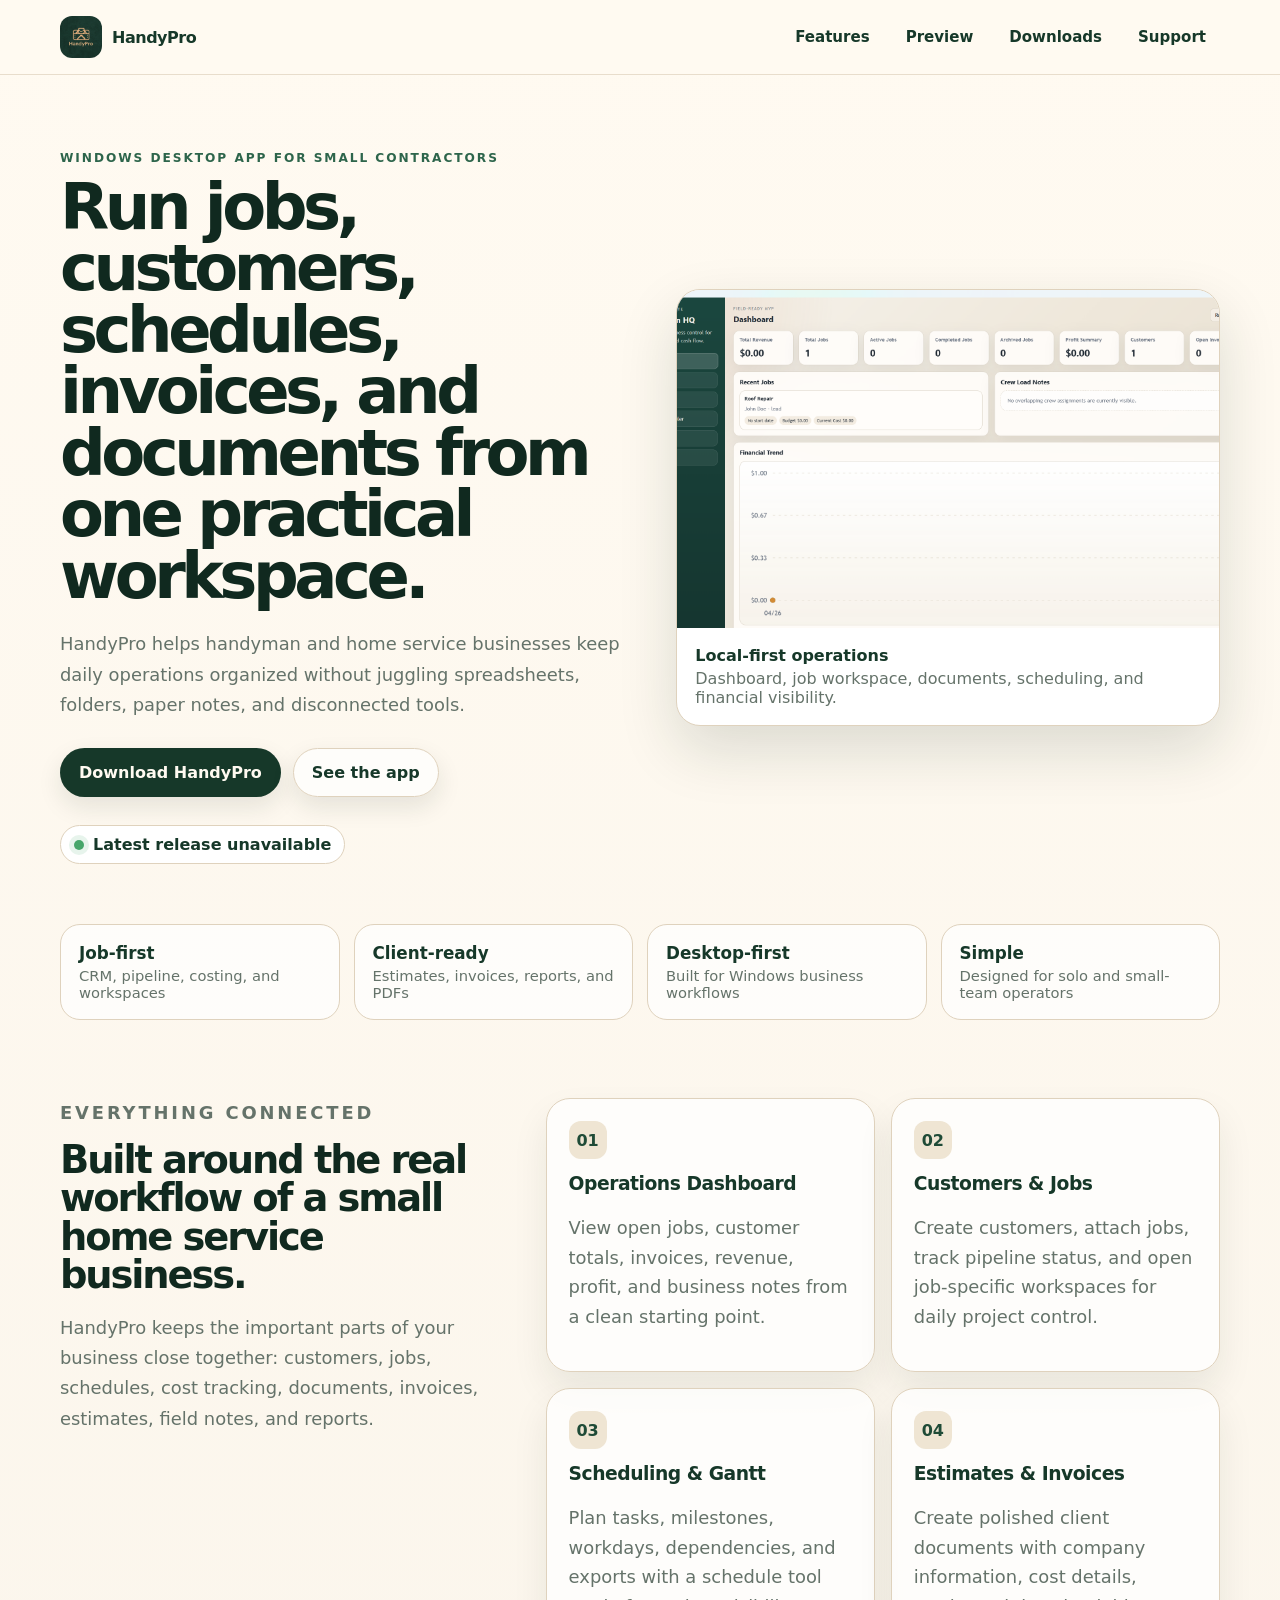
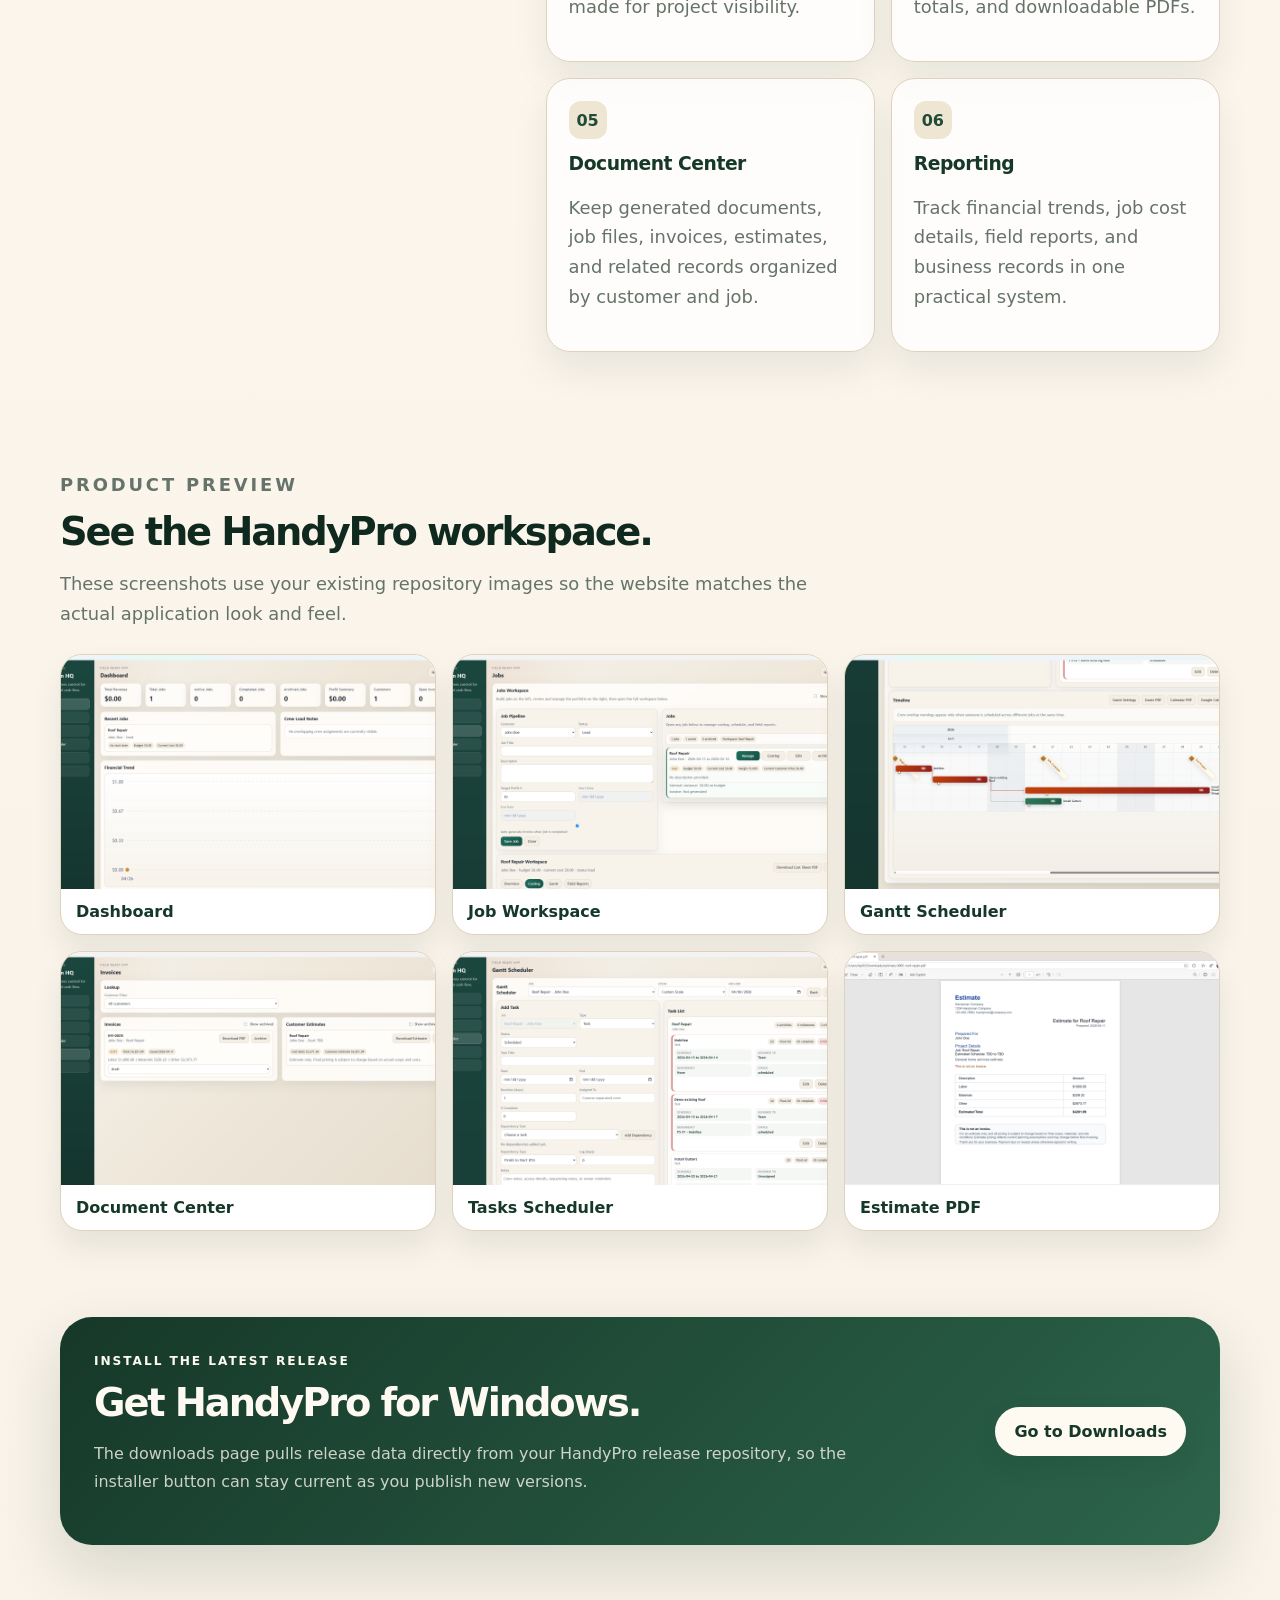
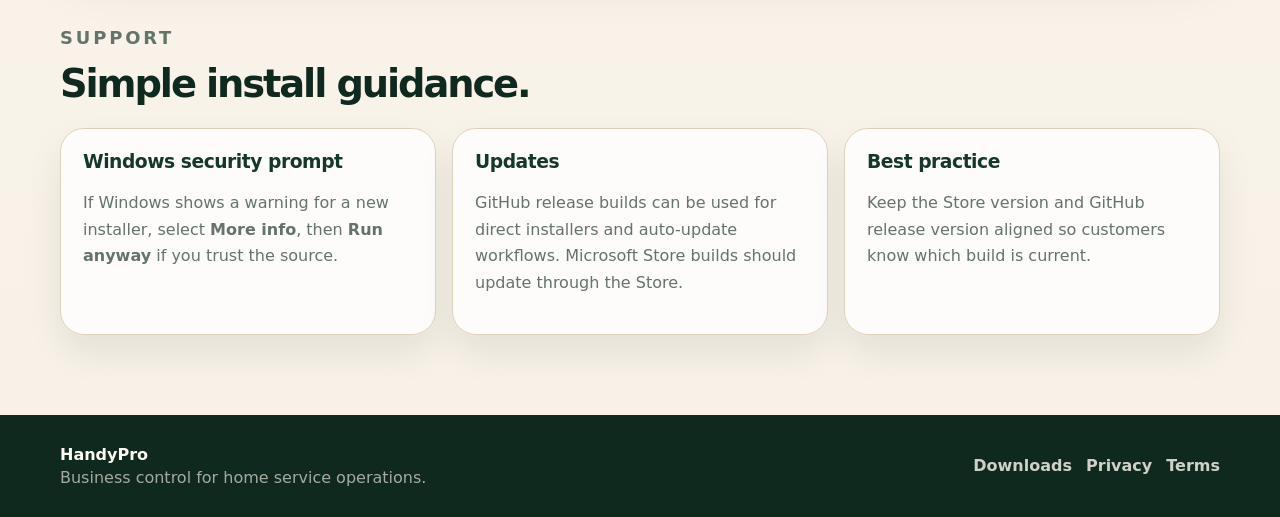
<file: index.html>
<!doctype html>
<html lang="en">
<head>
  <meta charset="utf-8" />
  <meta name="viewport" content="width=device-width, initial-scale=1" />
  <title>HandyPro | Business Operations for Home Service Contractors</title>
  <meta name="description" content="HandyPro is a Windows desktop operations platform for handyman and home service businesses. Manage customers, jobs, schedules, estimates, invoices, documents, and reporting from one clean workspace." />
  <link rel="preconnect" href="https://api.github.com" />
  <link rel="stylesheet" href="css/styles.css" />
</head>
<body>
  <header class="site-header">
    <a class="brand" href="index.html" aria-label="HandyPro home">
      <img src="HandyPro%20Logo.png" alt="HandyPro logo" />
      <span>HandyPro</span>
    </a>
    <button class="nav-toggle" aria-label="Open navigation" data-nav-toggle>☰</button>
    <nav class="site-nav" data-nav>
      <a href="#features">Features</a>
      <a href="#screenshots">Preview</a>
      <a href="downloads.html">Downloads</a>
      <a href="#support">Support</a>
    </nav>
  </header>

  <main>
    <section class="hero section-shell">
      <div class="hero-copy">
        <p class="eyebrow">Windows desktop app for small contractors</p>
        <h1>Run jobs, customers, schedules, invoices, and documents from one practical workspace.</h1>
        <p class="hero-text">HandyPro helps handyman and home service businesses keep daily operations organized without juggling spreadsheets, folders, paper notes, and disconnected tools.</p>
        <div class="hero-actions">
          <a class="btn btn-primary" href="downloads.html">Download HandyPro</a>
          <a class="btn btn-secondary" href="#screenshots">See the app</a>
        </div>
        <div class="release-pill" data-stable-release>
          <span class="dot"></span>
          <span>Checking latest release…</span>
        </div>
      </div>
      <div class="hero-card">
        <img src="Dashboard.png" alt="HandyPro dashboard screenshot" />
        <div class="hero-card-footer">
          <strong>Local-first operations</strong>
          <span>Dashboard, job workspace, documents, scheduling, and financial visibility.</span>
        </div>
      </div>
    </section>

    <section class="trust-strip section-shell" aria-label="HandyPro highlights">
      <div><strong>Job-first</strong><span>CRM, pipeline, costing, and workspaces</span></div>
      <div><strong>Client-ready</strong><span>Estimates, invoices, reports, and PDFs</span></div>
      <div><strong>Desktop-first</strong><span>Built for Windows business workflows</span></div>
      <div><strong>Simple</strong><span>Designed for solo and small-team operators</span></div>
    </section>

    <section class="section-shell split-section" id="features">
      <div>
        <p class="eyebrow">Everything connected</p>
        <h2>Built around the real workflow of a small home service business.</h2>
        <p>HandyPro keeps the important parts of your business close together: customers, jobs, schedules, cost tracking, documents, invoices, estimates, field notes, and reports.</p>
      </div>
      <div class="feature-grid">
        <article class="feature-card"><span>01</span><h3>Operations Dashboard</h3><p>View open jobs, customer totals, invoices, revenue, profit, and business notes from a clean starting point.</p></article>
        <article class="feature-card"><span>02</span><h3>Customers & Jobs</h3><p>Create customers, attach jobs, track pipeline status, and open job-specific workspaces for daily project control.</p></article>
        <article class="feature-card"><span>03</span><h3>Scheduling & Gantt</h3><p>Plan tasks, milestones, workdays, dependencies, and exports with a schedule tool made for project visibility.</p></article>
        <article class="feature-card"><span>04</span><h3>Estimates & Invoices</h3><p>Create polished client documents with company information, cost details, totals, and downloadable PDFs.</p></article>
        <article class="feature-card"><span>05</span><h3>Document Center</h3><p>Keep generated documents, job files, invoices, estimates, and related records organized by customer and job.</p></article>
        <article class="feature-card"><span>06</span><h3>Reporting</h3><p>Track financial trends, job cost details, field reports, and business records in one practical system.</p></article>
      </div>
    </section>

    <section class="section-shell screenshots" id="screenshots">
      <div class="section-heading">
        <p class="eyebrow">Product preview</p>
        <h2>See the HandyPro workspace.</h2>
        <p>These screenshots use your existing repository images so the website matches the actual application look and feel.</p>
      </div>
      <div class="screenshot-grid">
        <figure><img src="Dashboard.png" alt="Dashboard screenshot"><figcaption>Dashboard</figcaption></figure>
        <figure><img src="Job%20Workspace.png" alt="Job workspace screenshot"><figcaption>Job Workspace</figcaption></figure>
        <figure><img src="Gantt%20Chart.png" alt="Gantt chart screenshot"><figcaption>Gantt Scheduler</figcaption></figure>
        <figure><img src="Document%20Center.png" alt="Document center screenshot"><figcaption>Document Center</figcaption></figure>
        <figure><img src="Tasks%20Schedular.png" alt="Tasks scheduler screenshot"><figcaption>Tasks Scheduler</figcaption></figure>
        <figure><img src="Example%20Estimate%20PDF.png" alt="Estimate PDF screenshot"><figcaption>Estimate PDF</figcaption></figure>
      </div>
    </section>

    <section class="section-shell download-cta">
      <div>
        <p class="eyebrow">Install the latest release</p>
        <h2>Get HandyPro for Windows.</h2>
        <p>The downloads page pulls release data directly from your HandyPro release repository, so the installer button can stay current as you publish new versions.</p>
      </div>
      <a class="btn btn-primary" href="downloads.html">Go to Downloads</a>
    </section>

    <section class="section-shell support" id="support">
      <div class="section-heading">
        <p class="eyebrow">Support</p>
        <h2>Simple install guidance.</h2>
      </div>
      <div class="support-grid">
        <article><h3>Windows security prompt</h3><p>If Windows shows a warning for a new installer, select <strong>More info</strong>, then <strong>Run anyway</strong> if you trust the source.</p></article>
        <article><h3>Updates</h3><p>GitHub release builds can be used for direct installers and auto-update workflows. Microsoft Store builds should update through the Store.</p></article>
        <article><h3>Best practice</h3><p>Keep the Store version and GitHub release version aligned so customers know which build is current.</p></article>
      </div>
    </section>
  </main>

  <footer class="site-footer">
    <div><strong>HandyPro</strong><span>Business control for home service operations.</span></div>
    <nav><a href="downloads.html">Downloads</a><a href="privacy.html">Privacy</a><a href="terms.html">Terms</a></nav>
  </footer>
  <script src="js/site.js"></script>
</body>
</html>
</file>
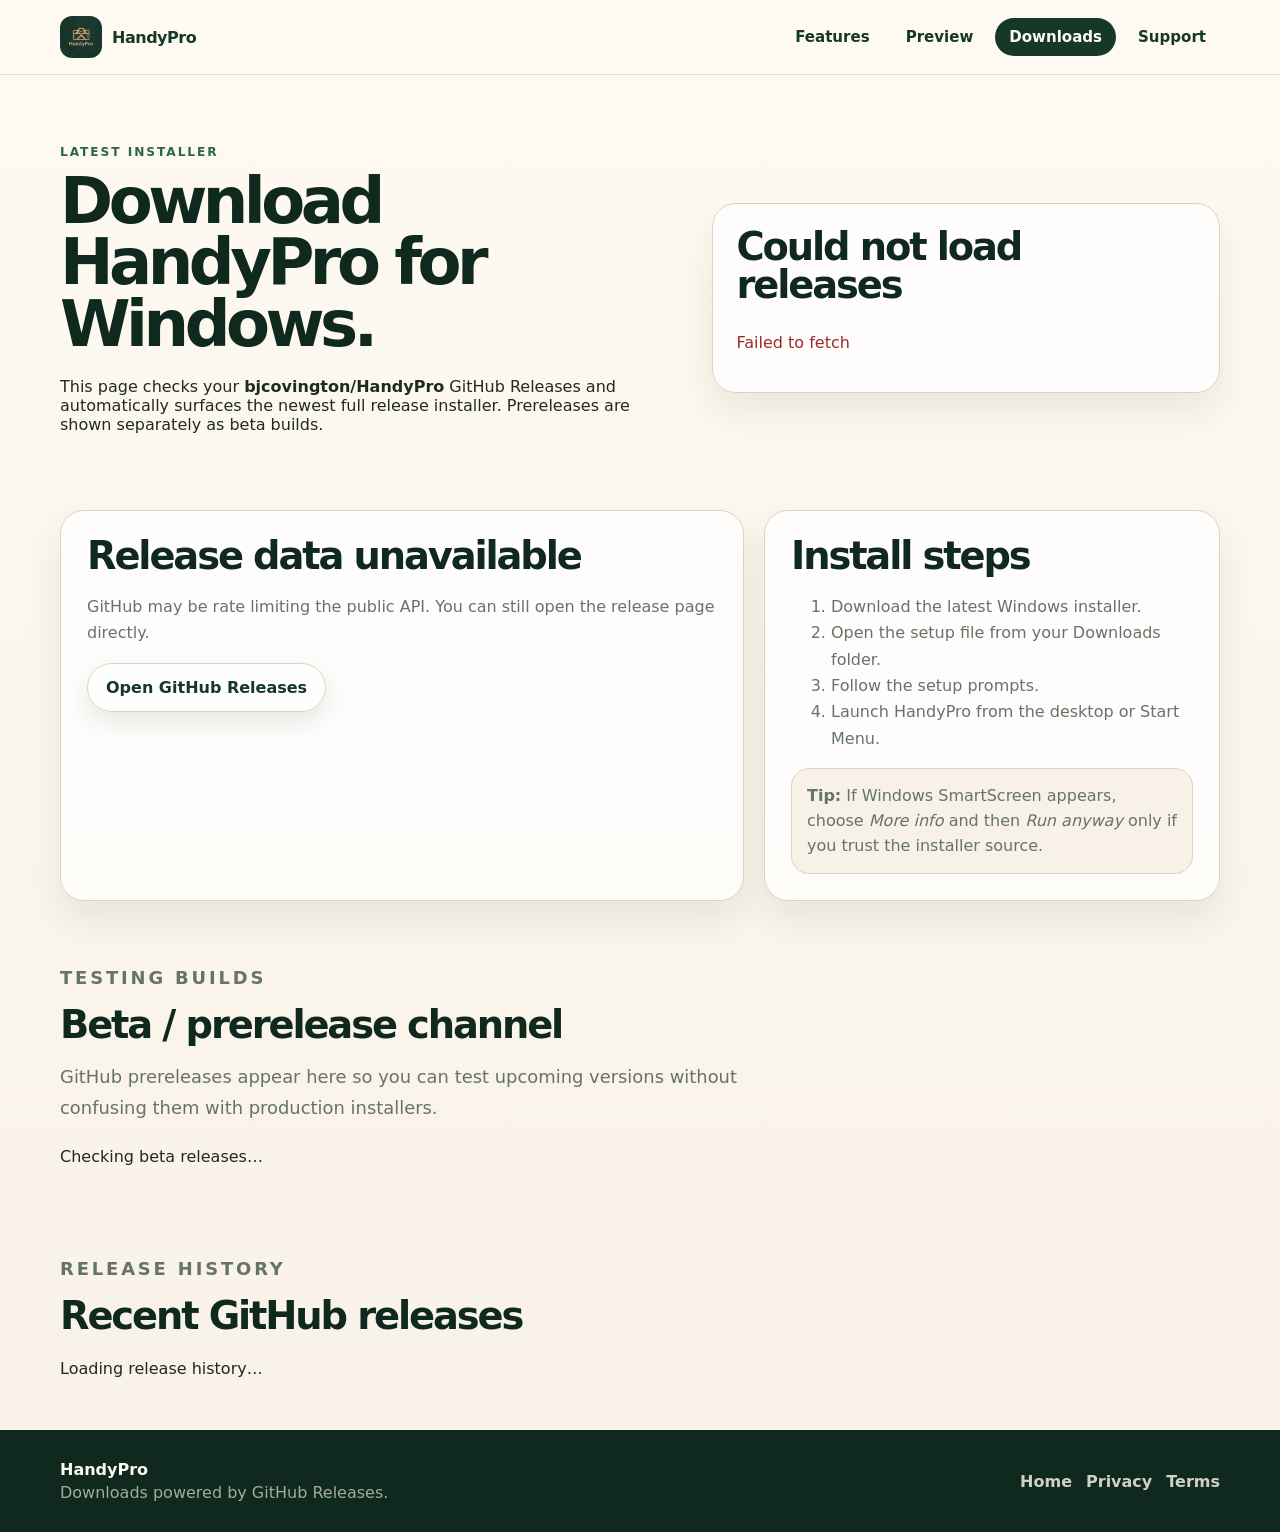
<file: downloads.html>
<!doctype html>
<html lang="en">
<head>
  <meta charset="utf-8" />
  <meta name="viewport" content="width=device-width, initial-scale=1" />
  <title>Download HandyPro | Latest Windows Installer</title>
  <meta name="description" content="Download the latest HandyPro Windows installer from GitHub Releases." />
  <link rel="stylesheet" href="css/styles.css" />
</head>
<body>
  <header class="site-header">
    <a class="brand" href="index.html"><img src="HandyPro%20Logo.png" alt="HandyPro logo" /><span>HandyPro</span></a>
    <button class="nav-toggle" aria-label="Open navigation" data-nav-toggle>☰</button>
    <nav class="site-nav" data-nav>
      <a href="index.html#features">Features</a>
      <a href="index.html#screenshots">Preview</a>
      <a class="active" href="downloads.html">Downloads</a>
      <a href="index.html#support">Support</a>
    </nav>
  </header>

  <main>
    <section class="downloads-hero section-shell">
      <div>
        <p class="eyebrow">Latest installer</p>
        <h1>Download HandyPro for Windows.</h1>
        <p>This page checks your <strong>bjcovington/HandyPro</strong> GitHub Releases and automatically surfaces the newest full release installer. Prereleases are shown separately as beta builds.</p>
      </div>
      <div class="release-status-card" data-download-card>
        <span class="loader"></span>
        <p>Checking GitHub releases…</p>
      </div>
    </section>

    <section class="section-shell release-layout">
      <div class="main-release-panel" data-stable-panel>
        <h2>Production release</h2>
        <p>Loading latest stable release…</p>
      </div>
      <aside class="install-panel">
        <h2>Install steps</h2>
        <ol>
          <li>Download the latest Windows installer.</li>
          <li>Open the setup file from your Downloads folder.</li>
          <li>Follow the setup prompts.</li>
          <li>Launch HandyPro from the desktop or Start Menu.</li>
        </ol>
        <div class="note-box"><strong>Tip:</strong> If Windows SmartScreen appears, choose <em>More info</em> and then <em>Run anyway</em> only if you trust the installer source.</div>
      </aside>
    </section>

    <section class="section-shell beta-panel" data-beta-panel>
      <div class="section-heading">
        <p class="eyebrow">Testing builds</p>
        <h2>Beta / prerelease channel</h2>
        <p>GitHub prereleases appear here so you can test upcoming versions without confusing them with production installers.</p>
      </div>
      <div data-beta-content class="release-list compact"><p>Checking beta releases…</p></div>
    </section>

    <section class="section-shell release-history">
      <div class="section-heading">
        <p class="eyebrow">Release history</p>
        <h2>Recent GitHub releases</h2>
      </div>
      <div data-release-history class="release-list"><p>Loading release history…</p></div>
    </section>
  </main>

  <footer class="site-footer">
    <div><strong>HandyPro</strong><span>Downloads powered by GitHub Releases.</span></div>
    <nav><a href="index.html">Home</a><a href="privacy.html">Privacy</a><a href="terms.html">Terms</a></nav>
  </footer>
  <script src="js/site.js"></script>
</body>
</html>
</file>
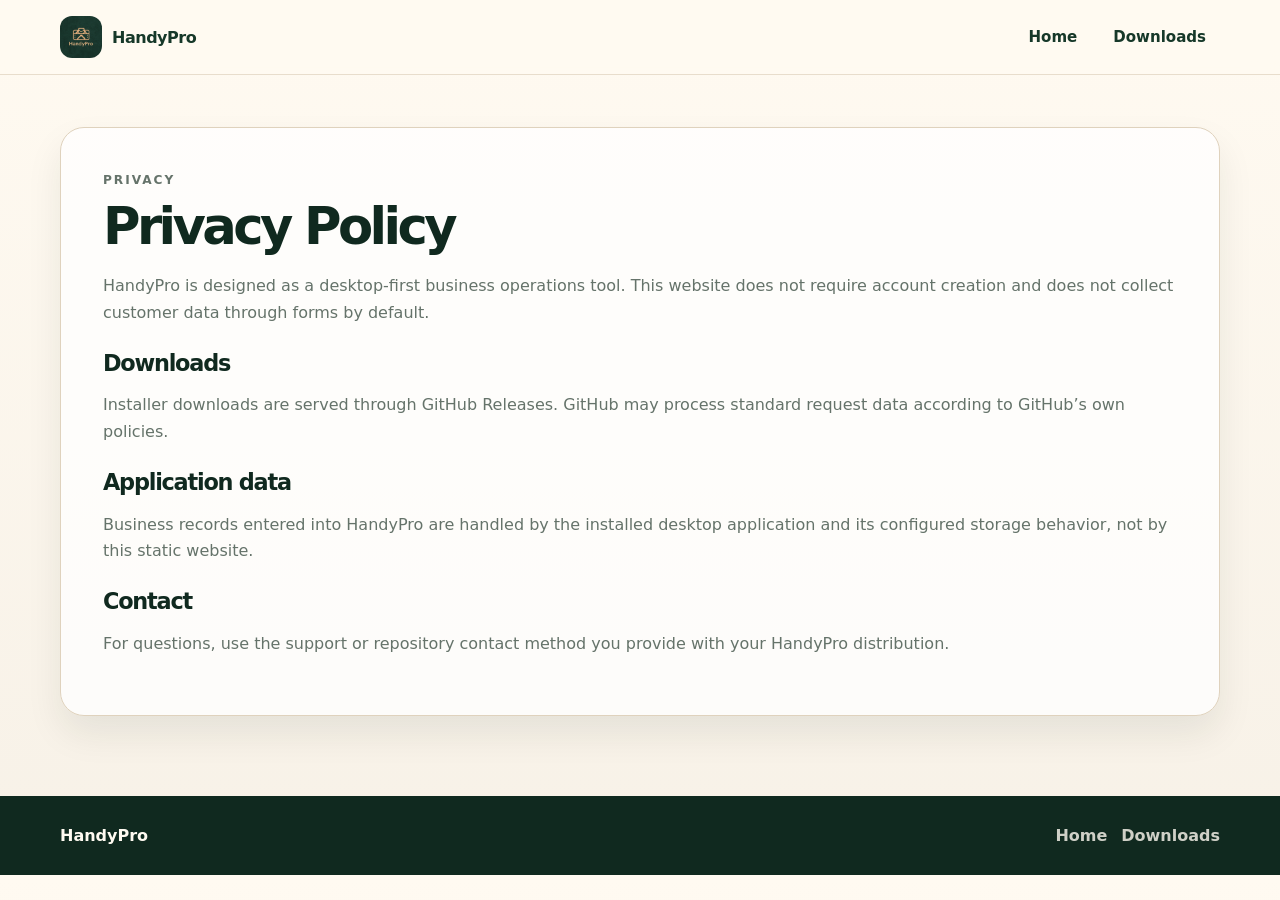
<file: privacy.html>
<!doctype html>
<html lang="en">
<head><meta charset="utf-8"><meta name="viewport" content="width=device-width, initial-scale=1"><title>Privacy | HandyPro</title><link rel="stylesheet" href="css/styles.css"></head>
<body>
<header class="site-header"><a class="brand" href="index.html"><img src="HandyPro%20Logo.png" alt="HandyPro logo"><span>HandyPro</span></a><nav class="site-nav"><a href="index.html">Home</a><a href="downloads.html">Downloads</a></nav></header>
<main class="legal section-shell"><p class="eyebrow">Privacy</p><h1>Privacy Policy</h1><p>HandyPro is designed as a desktop-first business operations tool. This website does not require account creation and does not collect customer data through forms by default.</p><h2>Downloads</h2><p>Installer downloads are served through GitHub Releases. GitHub may process standard request data according to GitHub’s own policies.</p><h2>Application data</h2><p>Business records entered into HandyPro are handled by the installed desktop application and its configured storage behavior, not by this static website.</p><h2>Contact</h2><p>For questions, use the support or repository contact method you provide with your HandyPro distribution.</p></main>
<footer class="site-footer"><div><strong>HandyPro</strong></div><nav><a href="index.html">Home</a><a href="downloads.html">Downloads</a></nav></footer>
</body></html>
</file>
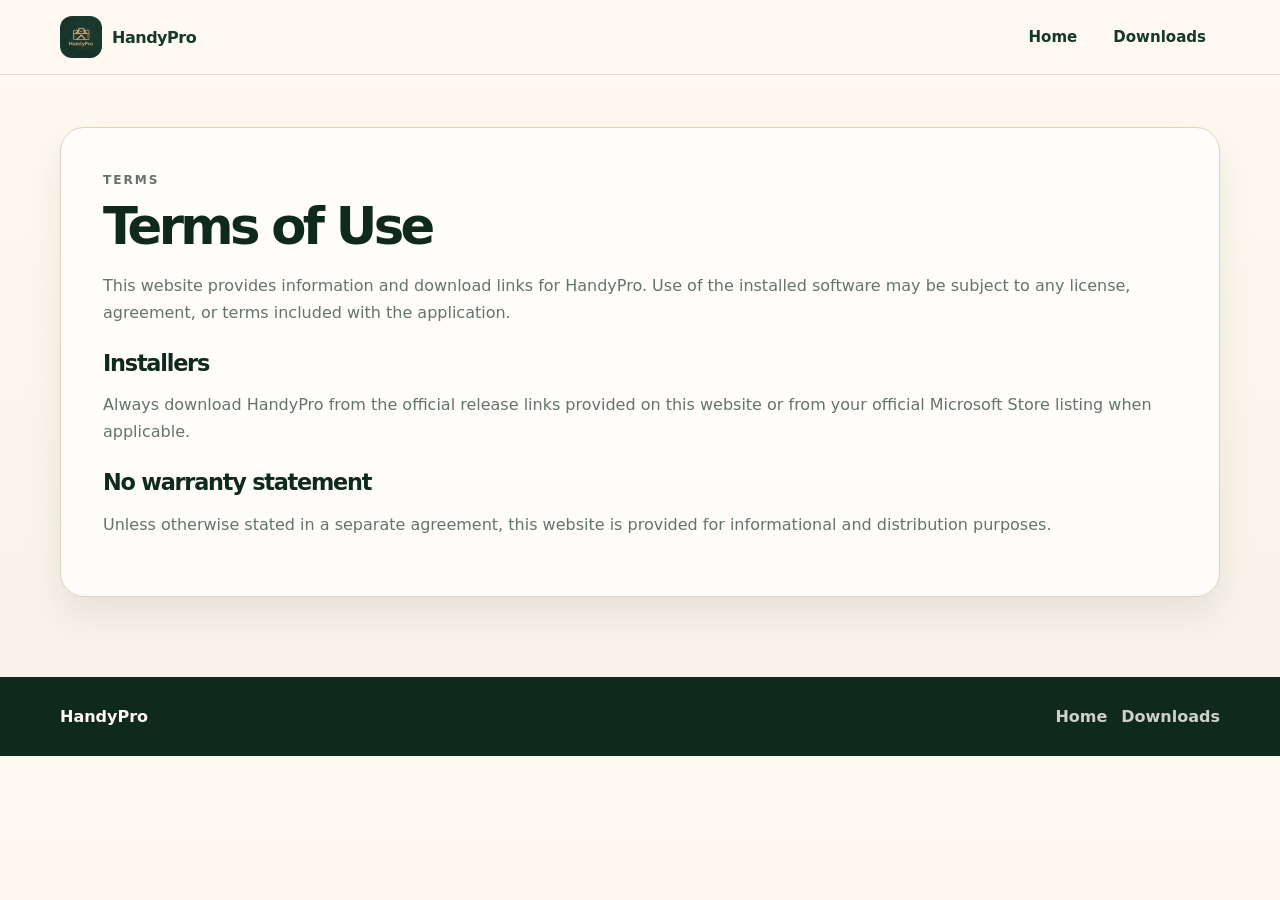
<file: terms.html>
<!doctype html>
<html lang="en">
<head><meta charset="utf-8"><meta name="viewport" content="width=device-width, initial-scale=1"><title>Terms | HandyPro</title><link rel="stylesheet" href="css/styles.css"></head>
<body>
<header class="site-header"><a class="brand" href="index.html"><img src="HandyPro%20Logo.png" alt="HandyPro logo"><span>HandyPro</span></a><nav class="site-nav"><a href="index.html">Home</a><a href="downloads.html">Downloads</a></nav></header>
<main class="legal section-shell"><p class="eyebrow">Terms</p><h1>Terms of Use</h1><p>This website provides information and download links for HandyPro. Use of the installed software may be subject to any license, agreement, or terms included with the application.</p><h2>Installers</h2><p>Always download HandyPro from the official release links provided on this website or from your official Microsoft Store listing when applicable.</p><h2>No warranty statement</h2><p>Unless otherwise stated in a separate agreement, this website is provided for informational and distribution purposes.</p></main>
<footer class="site-footer"><div><strong>HandyPro</strong></div><nav><a href="index.html">Home</a><a href="downloads.html">Downloads</a></nav></footer>
</body></html>
</file>
<file: css/styles.css>
:root{
  --green-950:#10291f;--green-900:#163829;--green-800:#1f4b37;--green-700:#2d654b;--green-600:#3c7d5f;--sage:#a7b89f;--sand:#efe5d3;--sand-2:#f7f1e7;--cream:#fffaf1;--ink:#1f2a24;--muted:#65736a;--line:#dfd2bd;--white:#fff;--shadow:0 24px 60px rgba(16,41,31,.14);--radius:24px}
*{box-sizing:border-box}html{scroll-behavior:smooth}body{margin:0;font-family:Inter,ui-sans-serif,system-ui,-apple-system,BlinkMacSystemFont,"Segoe UI",sans-serif;background:linear-gradient(180deg,var(--cream),var(--sand-2));color:var(--ink)}img{max-width:100%;display:block}a{color:inherit;text-decoration:none}.section-shell{width:min(1160px,calc(100% - 40px));margin:0 auto}.site-header{position:sticky;top:0;z-index:20;display:flex;align-items:center;justify-content:space-between;padding:16px max(20px,calc((100vw - 1160px)/2));background:rgba(255,250,241,.88);backdrop-filter:blur(16px);border-bottom:1px solid rgba(223,210,189,.72)}.brand{display:flex;align-items:center;gap:10px;font-weight:900;color:var(--green-900);letter-spacing:-.03em}.brand img{width:42px;height:42px;border-radius:12px;object-fit:cover}.site-nav{display:flex;align-items:center;gap:8px}.site-nav a{padding:10px 14px;border-radius:999px;color:var(--green-900);font-weight:700;font-size:.94rem}.site-nav a:hover,.site-nav a.active{background:var(--green-900);color:var(--cream)}.nav-toggle{display:none;border:0;background:var(--green-900);color:var(--cream);border-radius:12px;padding:10px 12px;font-size:1.1rem}.hero{display:grid;grid-template-columns:1fr .95fr;gap:44px;align-items:center;padding:76px 0 42px}.eyebrow{text-transform:uppercase;letter-spacing:.16em;color:var(--green-700);font-weight:900;font-size:.76rem;margin:0 0 12px}h1,h2,h3,p{margin-top:0}h1{font-size:clamp(2.4rem,5vw,5.2rem);line-height:.96;letter-spacing:-.07em;color:var(--green-950);margin-bottom:22px}h2{font-size:clamp(2rem,3vw,3.5rem);line-height:1;letter-spacing:-.055em;color:var(--green-950);margin-bottom:18px}h3{color:var(--green-900);letter-spacing:-.025em}.hero-text,.split-section p,.section-heading p{font-size:1.12rem;line-height:1.7;color:var(--muted)}.hero-actions{display:flex;gap:12px;flex-wrap:wrap;margin:28px 0}.btn{display:inline-flex;align-items:center;justify-content:center;gap:10px;padding:14px 18px;border-radius:999px;font-weight:900;border:1px solid transparent;box-shadow:0 10px 24px rgba(16,41,31,.1)}.btn-primary{background:var(--green-900);color:var(--cream)}.btn-primary:hover{background:var(--green-800);transform:translateY(-1px)}.btn-secondary{background:rgba(255,255,255,.72);border-color:var(--line);color:var(--green-900)}.release-pill{display:inline-flex;align-items:center;gap:9px;background:#fff;border:1px solid var(--line);border-radius:999px;padding:9px 13px;color:var(--green-900);font-weight:800}.dot{width:10px;height:10px;border-radius:50%;background:#46a66a;box-shadow:0 0 0 5px rgba(70,166,106,.13)}.hero-card{background:#fff;border:1px solid var(--line);border-radius:var(--radius);box-shadow:var(--shadow);overflow:hidden}.hero-card img{aspect-ratio:16/10;object-fit:cover}.hero-card-footer{display:grid;gap:4px;padding:18px;color:var(--muted)}.hero-card-footer strong{color:var(--green-900)}.trust-strip{display:grid;grid-template-columns:repeat(4,1fr);gap:14px;margin-top:18px}.trust-strip div{background:rgba(255,255,255,.7);border:1px solid var(--line);border-radius:20px;padding:18px}.trust-strip strong,.trust-strip span{display:block}.trust-strip strong{color:var(--green-900);font-size:1.05rem}.trust-strip span{color:var(--muted);font-size:.92rem;margin-top:4px}.split-section{display:grid;grid-template-columns:.8fr 1.2fr;gap:36px;padding:78px 0}.feature-grid{display:grid;grid-template-columns:repeat(2,1fr);gap:16px}.feature-card,.support-grid article,.main-release-panel,.install-panel,.release-status-card,.legal{background:rgba(255,255,255,.78);border:1px solid var(--line);border-radius:var(--radius);box-shadow:0 18px 36px rgba(16,41,31,.08)}.feature-card{padding:22px}.feature-card span{display:inline-grid;place-items:center;width:38px;height:38px;border-radius:12px;background:var(--sand);color:var(--green-800);font-weight:900;margin-bottom:14px}.feature-card p,.support-grid p,.install-panel li,.main-release-panel p,.release-card p,.legal p{color:var(--muted);line-height:1.65}.screenshots{padding:40px 0 86px}.section-heading{max-width:760px;margin-bottom:24px}.screenshot-grid{display:grid;grid-template-columns:repeat(3,1fr);gap:16px}.screenshot-grid figure{margin:0;background:#fff;border:1px solid var(--line);border-radius:22px;overflow:hidden;box-shadow:0 16px 30px rgba(16,41,31,.08)}.screenshot-grid img{aspect-ratio:16/10;object-fit:cover;width:100%}.screenshot-grid figcaption{padding:13px 15px;font-weight:900;color:var(--green-900)}.download-cta{margin-bottom:78px;background:linear-gradient(135deg,var(--green-900),var(--green-700));color:var(--cream);border-radius:32px;padding:34px;display:flex;align-items:center;justify-content:space-between;gap:24px;box-shadow:var(--shadow)}.download-cta h2,.download-cta .eyebrow{color:var(--cream)}.download-cta p{max-width:760px;color:rgba(255,250,241,.78);line-height:1.7}.download-cta .btn-primary{background:var(--cream);color:var(--green-900)}.support{padding-bottom:80px}.support-grid{display:grid;grid-template-columns:repeat(3,1fr);gap:16px}.support-grid article{padding:22px}.downloads-hero{display:grid;grid-template-columns:1.1fr .9fr;gap:30px;align-items:center;padding:70px 0 34px}.release-status-card{padding:24px;min-height:180px;display:grid;align-content:center;gap:10px}.loader{width:36px;height:36px;border:4px solid var(--sand);border-top-color:var(--green-700);border-radius:50%;animation:spin 1s linear infinite}@keyframes spin{to{transform:rotate(360deg)}}.release-layout{display:grid;grid-template-columns:1.2fr .8fr;gap:20px;padding:26px 0}.main-release-panel,.install-panel{padding:26px}.release-meta{display:flex;flex-wrap:wrap;gap:8px;margin:14px 0}.badge{display:inline-flex;padding:7px 10px;border-radius:999px;background:var(--sand);color:var(--green-900);font-weight:900;font-size:.82rem}.download-buttons{display:flex;flex-wrap:wrap;gap:12px;margin-top:20px}.note-box{background:var(--sand-2);border:1px solid var(--line);border-radius:18px;padding:15px;color:var(--muted);line-height:1.55}.beta-panel,.release-history{padding:36px 0}.release-list{display:grid;gap:12px}.release-card{background:#fff;border:1px solid var(--line);border-radius:20px;padding:18px}.release-card-top{display:flex;justify-content:space-between;gap:14px;align-items:start}.release-card h3{margin-bottom:6px}.release-card .asset-list{display:flex;flex-wrap:wrap;gap:8px;margin-top:12px}.asset-link{padding:8px 11px;border-radius:999px;background:var(--sand-2);border:1px solid var(--line);font-weight:800;color:var(--green-800);font-size:.88rem}.site-footer{display:flex;justify-content:space-between;gap:18px;align-items:center;padding:30px max(20px,calc((100vw - 1160px)/2));background:var(--green-950);color:var(--cream)}.site-footer div{display:grid;gap:4px}.site-footer span{color:rgba(255,250,241,.62)}.site-footer nav{display:flex;gap:14px;flex-wrap:wrap}.site-footer a{color:rgba(255,250,241,.8);font-weight:800}.legal{padding:42px;margin-top:52px;margin-bottom:80px}.legal h1{font-size:clamp(2.2rem,4vw,4rem)}.legal h2{font-size:1.4rem;margin-top:26px}.error{color:#9b2c2c}.muted{color:var(--muted)}
@media (max-width: 860px){.nav-toggle{display:block}.site-nav{position:absolute;left:20px;right:20px;top:76px;padding:14px;background:var(--cream);border:1px solid var(--line);border-radius:20px;box-shadow:var(--shadow);display:none;flex-direction:column;align-items:stretch}.site-nav.open{display:flex}.hero,.split-section,.downloads-hero,.release-layout{grid-template-columns:1fr}.trust-strip,.screenshot-grid,.support-grid{grid-template-columns:1fr 1fr}.download-cta{align-items:flex-start;flex-direction:column}.site-footer{flex-direction:column;align-items:flex-start}}@media (max-width:560px){.section-shell{width:min(100% - 28px,1160px)}.trust-strip,.screenshot-grid,.feature-grid,.support-grid{grid-template-columns:1fr}.hero{padding-top:46px}.site-header{padding-left:14px;padding-right:14px}.release-card-top{display:block}.btn{width:100%}.download-buttons .btn{width:auto}.site-footer{padding-left:14px;padding-right:14px}}
</file>
